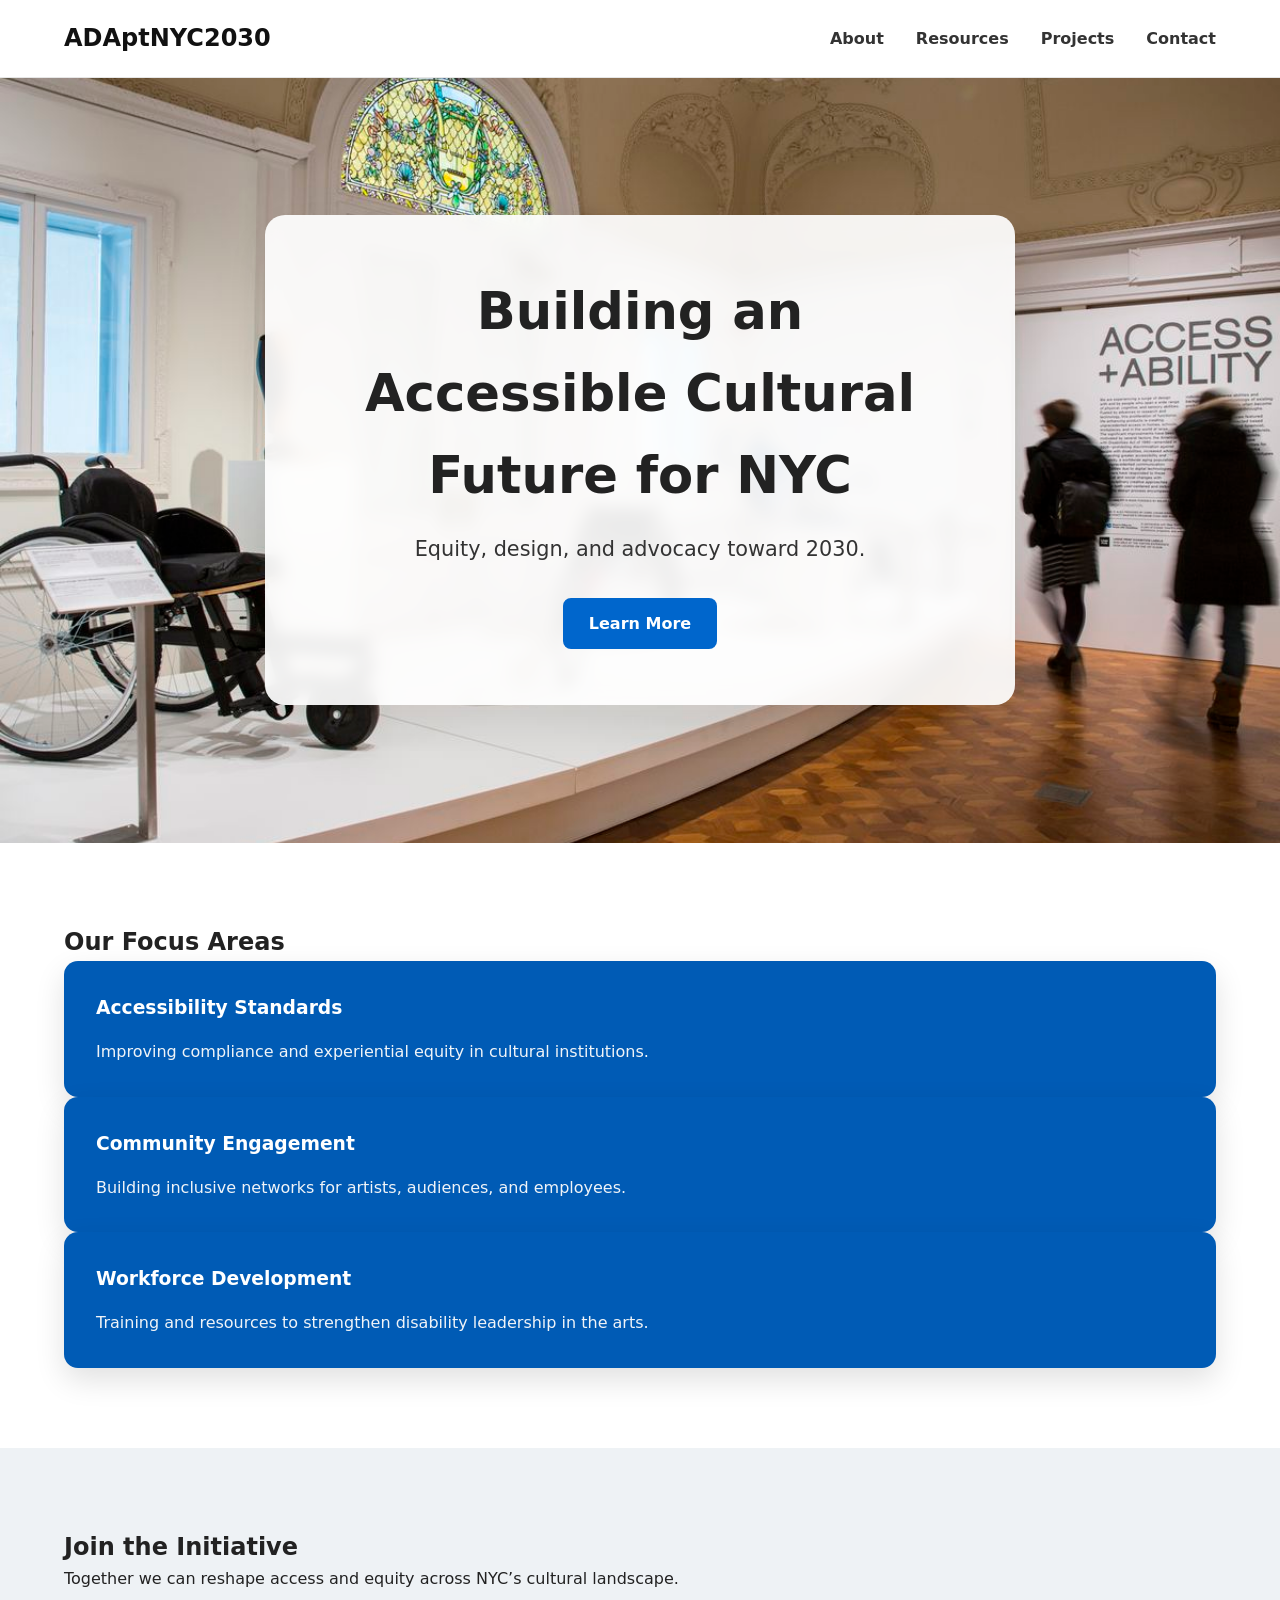
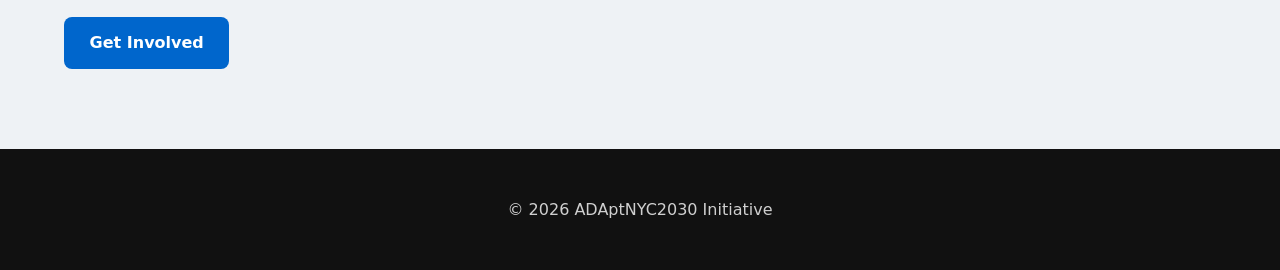
<file: index.html>
<!DOCTYPE html>
<html lang="en">
<head>
<meta charset="UTF-8">
<meta name="viewport" content="width=device-width, initial-scale=1.0">
<title>ADAptNYC2030</title>
<link rel="stylesheet" href="style.css">
</head>

<body>

<header class="site-header">
  <div class="container header-inner">
    <a href="index.html" class="logo">ADAptNYC2030</a>
    <nav>
      <ul class="nav-list">
        <li><a href="about.html">About</a></li>
        <li><a href="resources.html">Resources</a></li>
        <li><a href="projects.html">Projects</a></li>
        <li><a href="contact.html">Contact</a></li>
      </ul>
    </nav>
  </div>
</header>

<section class="hero">  
  <div class="container hero-card">  
    <h1>Building an Accessible Cultural Future for NYC</h1>  
    <p>Equity, design, and advocacy toward 2030.</p>  
    <a href="about.html" class="btn">Learn More</a>  
  </div>  
</section>

<section class="section section-light">
  <div class="container">
    <h2>Our Focus Areas</h2>
    <div class="cards">
      <div class="card">
        <h3>Accessibility Standards</h3>
        <p>Improving compliance and experiential equity in cultural institutions.</p>
      </div>
      <div class="card">
        <h3>Community Engagement</h3>
        <p>Building inclusive networks for artists, audiences, and employees.</p>
      </div>
      <div class="card">
        <h3>Workforce Development</h3>
        <p>Training and resources to strengthen disability leadership in the arts.</p>
      </div>
    </div>
  </div>
</section>

<section class="section section-muted">
  <div class="container">
    <h2>Join the Initiative</h2>
    <p>Together we can reshape access and equity across NYC’s cultural landscape.</p>
    <br>
    <a href="contact.html" class="btn">Get Involved</a>
  </div>
</section>

<footer class="footer">
  <div class="container">
    <p>&copy; 2026 ADAptNYC2030 Initiative</p>
  </div>
</footer>

</body>
</html>
</file>
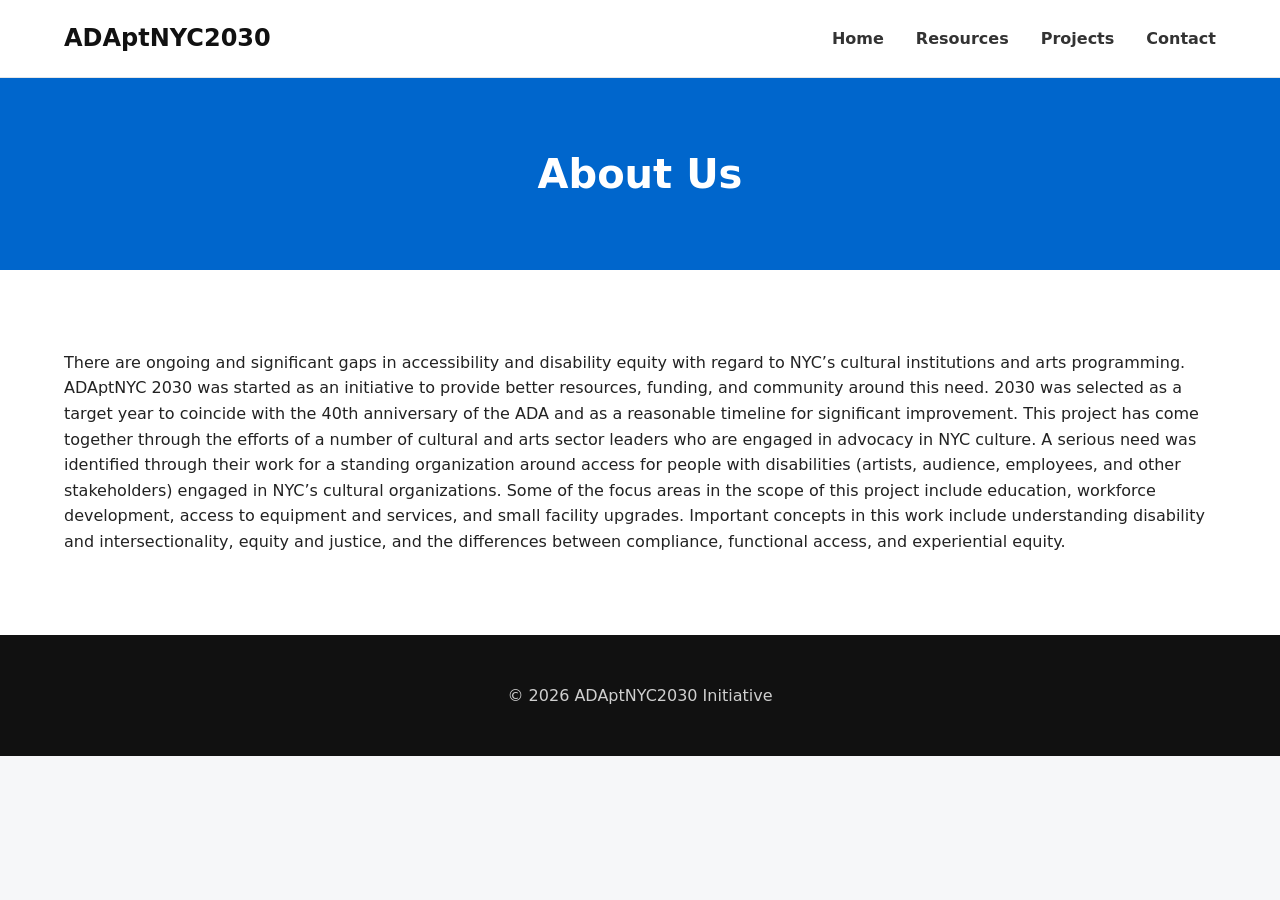
<file: about.html>
<!DOCTYPE html>
<html lang="en">
<head>
<meta charset="UTF-8">
<meta name="viewport" content="width=device-width, initial-scale=1.0">
<title>About | ADAptNYC2030</title>
<link rel="stylesheet" href="style.css">
</head>

<body>

<header class="site-header">
  <div class="container header-inner">
    <a href="index.html" class="logo">ADAptNYC2030</a>
    <nav>
      <ul class="nav-list">
        <li><a href="index.html">Home</a></li>
        <li><a href="resources.html">Resources</a></li>
        <li><a href="projects.html">Projects</a></li>
        <li><a href="contact.html">Contact</a></li>
      </ul>
    </nav>
  </div>
</header>

<section class="page-hero">
  <div class="container">
    <h1>About Us</h1>
  </div>
</section>

<section class="section section-light">
  <div class="container">
    <p>
      There are ongoing and significant gaps in accessibility and disability equity with regard to NYC’s cultural institutions and arts programming. ADAptNYC 2030 was started as an initiative to provide better resources, funding, and community around this need. 2030 was selected as a target year to coincide with the 40th anniversary of the ADA and as a reasonable timeline for significant improvement.

This project has come together through the efforts of a number of cultural and arts sector leaders who are engaged in advocacy in NYC culture. A serious need was identified through their work for a standing organization around access for people with disabilities (artists, audience, employees, and other stakeholders) engaged in NYC’s cultural organizations. Some of the focus areas in the scope of this project include education, workforce development, access to equipment and services, and small facility upgrades.

Important concepts in this work include understanding disability and intersectionality, equity and justice, and the differences between compliance, functional access, and experiential equity.
    </p>
  </div>
</section>

<footer class="footer">
  <div class="container">
    <p>&copy; 2026 ADAptNYC2030 Initiative</p>
  </div>
</footer>

</body>
</html>
</file>
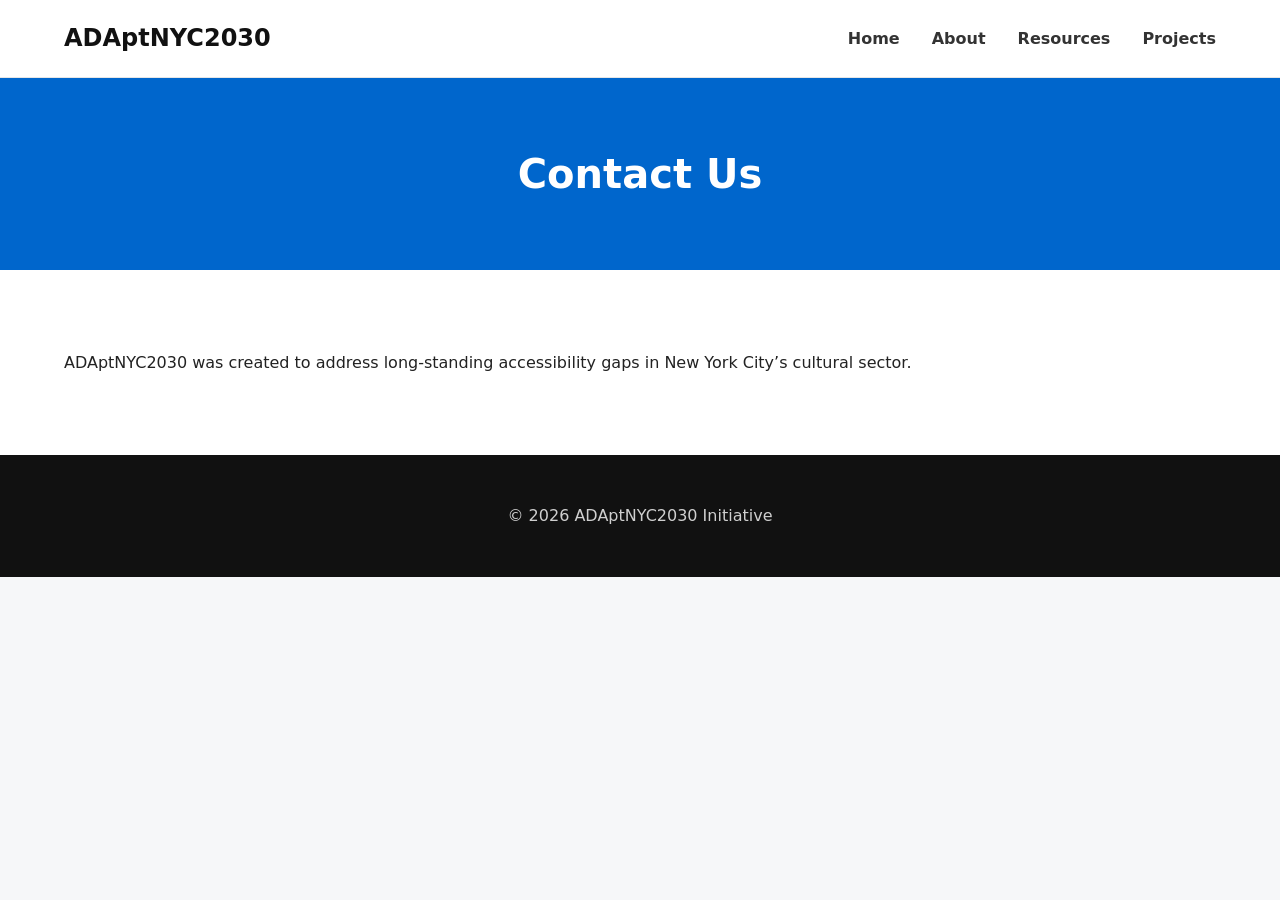
<file: contact.html>
<!DOCTYPE html>
<html lang="en">
<head>
<meta charset="UTF-8">
<meta name="viewport" content="width=device-width, initial-scale=1.0">
<title>About | ADAptNYC2030</title>
<link rel="stylesheet" href="style.css">
</head>

<body>

<header class="site-header">
  <div class="container header-inner">
    <a href="index.html" class="logo">ADAptNYC2030</a>
    <nav>
      <ul class="nav-list">
        <li><a href="index.html">Home</a></li>
        <li><a href="about.html">About</a></li>
        <li><a href="resources.html">Resources</a></li>
        <li><a href="projects.html">Projects</a></li>
      </ul>
    </nav>
  </div>
</header>

<section class="page-hero">
  <div class="container">
    <h1>Contact Us</h1>
  </div>
</section>

<section class="section section-light">
  <div class="container">
    <p>
      ADAptNYC2030 was created to address long-standing accessibility gaps 
      in New York City’s cultural sector.
    </p>
  </div>
</section>

<footer class="footer">
  <div class="container">
    <p>&copy; 2026 ADAptNYC2030 Initiative</p>
  </div>
</footer>

</body>
</html>
</file>
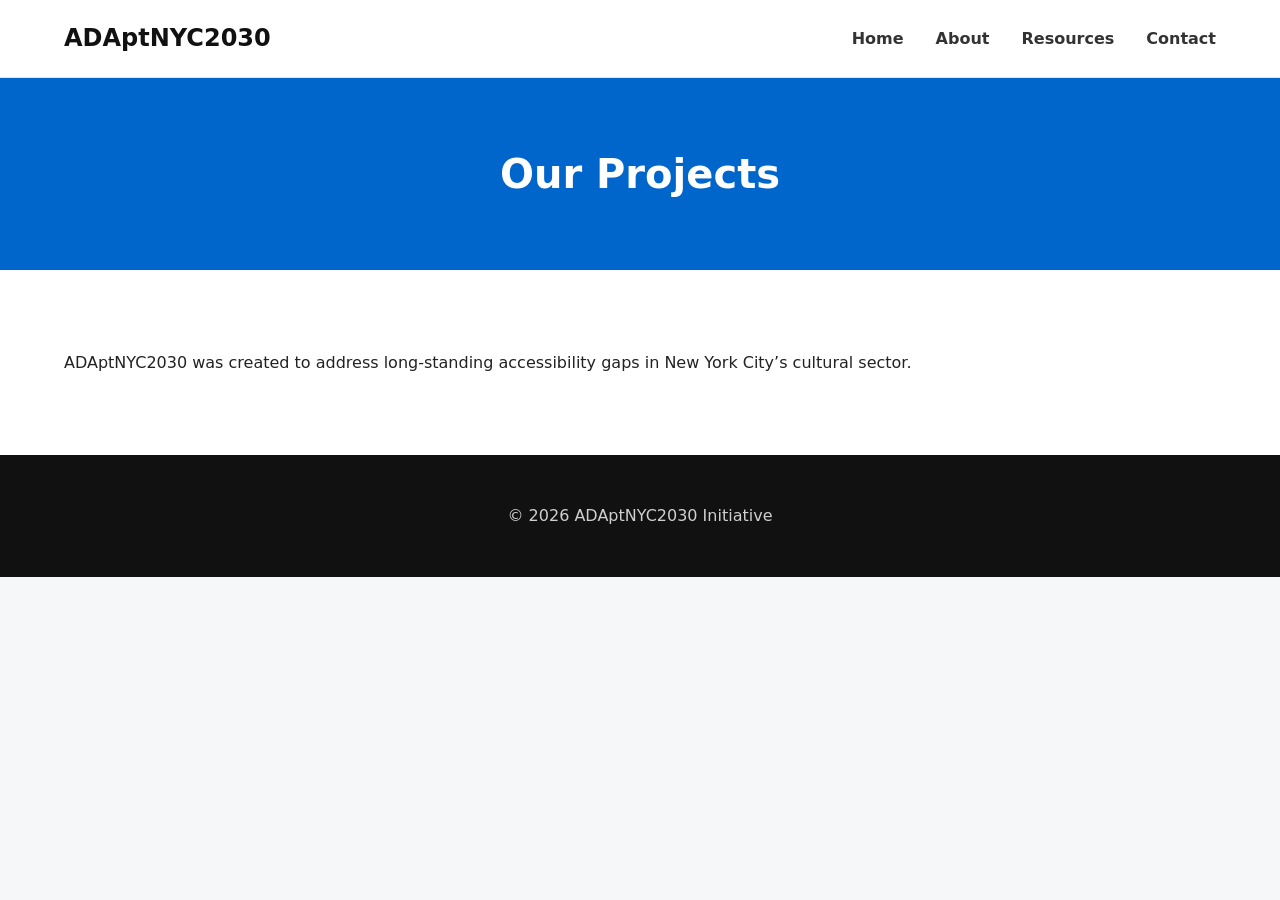
<file: projects.html>
<!DOCTYPE html>
<html lang="en">
<head>
<meta charset="UTF-8">
<meta name="viewport" content="width=device-width, initial-scale=1.0">
<title>About | ADAptNYC2030</title>
<link rel="stylesheet" href="style.css">
</head>

<body>

<header class="site-header">
  <div class="container header-inner">
    <a href="index.html" class="logo">ADAptNYC2030</a>
    <nav>
      <ul class="nav-list">
        <li><a href="index.html">Home</a></li>
        <li><a href="about.html">About</a></li>
        <li><a href="resources.html">Resources</a></li>
        <li><a href="contact.html">Contact</a></li>
      </ul>
    </nav>
  </div>
</header>

<section class="page-hero">
  <div class="container">
    <h1>Our Projects</h1>
  </div>
</section>

<section class="section section-light">
  <div class="container">
    <p>
      ADAptNYC2030 was created to address long-standing accessibility gaps 
      in New York City’s cultural sector.
    </p>
  </div>
</section>

<footer class="footer">
  <div class="container">
    <p>&copy; 2026 ADAptNYC2030 Initiative</p>
  </div>
</footer>

</body>
</html>
</file>
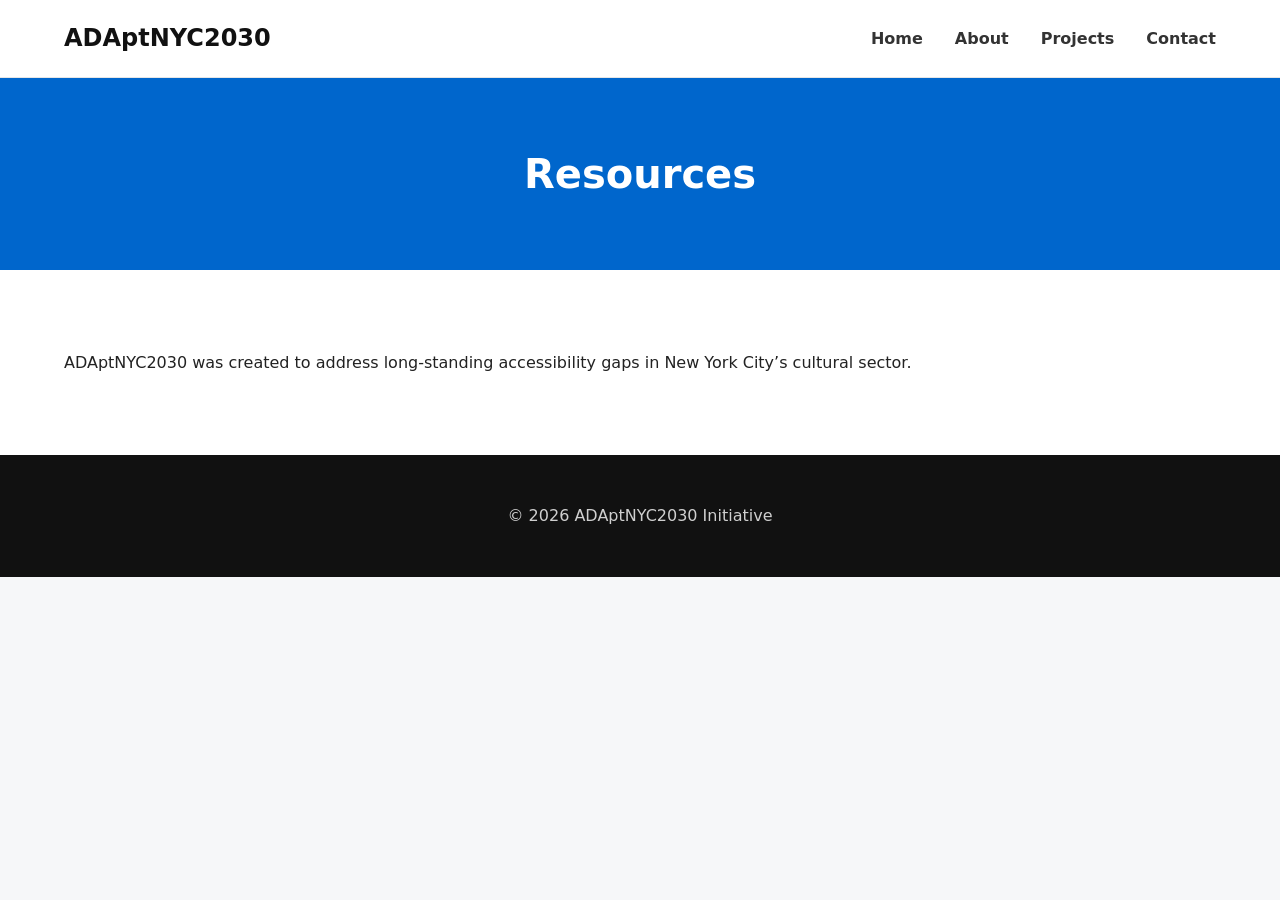
<file: resources.html>
<!DOCTYPE html>
<html lang="en">
<head>
<meta charset="UTF-8">
<meta name="viewport" content="width=device-width, initial-scale=1.0">
<title>About | ADAptNYC2030</title>
<link rel="stylesheet" href="style.css">
</head>

<body>

<header class="site-header">
  <div class="container header-inner">
    <a href="index.html" class="logo">ADAptNYC2030</a>
    <nav>
      <ul class="nav-list">
        <li><a href="index.html">Home</a></li>
        <li><a href="about.html">About</a></li>
        <li><a href="projects.html">Projects</a></li>
        <li><a href="contact.html">Contact</a></li>
      </ul>
    </nav>
  </div>
</header>

<section class="page-hero">
  <div class="container">
    <h1>Resources</h1>
  </div>
</section>

<section class="section section-light">
  <div class="container">
    <p>
      ADAptNYC2030 was created to address long-standing accessibility gaps 
      in New York City’s cultural sector.
    </p>
  </div>
</section>

<footer class="footer">
  <div class="container">
    <p>&copy; 2026 ADAptNYC2030 Initiative</p>
  </div>
</footer>

</body>
</html>
</file>
<file: style.css>
/* Reset */
* {
    box-sizing: border-box;
    margin: 0;
    padding: 0;
}

body {
    font-family: "Poppins", system-ui, sans-serif;
    line-height: 1.6;
    color: #222;
    background: #f6f7f9;
}

/* Layout */
.container {
    width: 90%;
    max-width: 1200px;
    margin: 0 auto;
}

.section {
    padding: 5rem 0;
}

.section-light {
    background: #ffffff;
}

.section-muted {
    background: #eef2f5;
}

/* Header */
.site-header {
    background: white;
    border-bottom: 1px solid #e6e6e6;
    position: sticky;
    top: 0;
    z-index: 1000;
}

.header-inner {
    display: flex;
    justify-content: space-between;
    align-items: center;
    padding: 1.2rem 0;
}

.logo {
    font-weight: 700;
    font-size: 1.5rem;
    text-decoration: none;
    color: #111;
}

.nav-list {
    list-style: none;
    display: flex;
    gap: 2rem;
}

.nav-list a {
    text-decoration: none;
    color: #333;
    font-weight: 600;
}

.nav-list a:hover {
    color: #0066cc;
}

/* Hero */
.hero {
    background-image: url("hero.jpg");
    background-size: cover;
    background-position: center;
    background-repeat: no-repeat;
    position: relative;
    min-height: 85vh;
    display: flex;
    align-items: center;
    justify-content: center;
    padding: 4rem 0;
}

.hero-card {
    background: rgba(255, 255, 255, 0.92);
    backdrop-filter: blur(8px);
    padding: 3.5rem;
    border-radius: 20px;
    max-width: 750px;
    text-align: center;
    box-shadow: 0 20px 40px rgba(0, 0, 0, 0.08);
    border-top: 6px solid var(--accent);
}

.hero-card h1 {
    font-size: 2.8rem;
    margin-bottom: 1.2rem;
    color: var(--primary);
}

.hero-card p {
    font-size: 1.2rem;
    margin-bottom: 2rem;
    color: #333;
}
.hero-overlay {
    display: flex;
    align-items: center;
    width: 100%;
    padding: 6rem 0;
}

.hero-content {
    background: white;
    padding: 3rem;
    border-radius: 16px;
    max-width: 700px;
    margin: 0 auto;
    color: #222;
}

.hero h1 {
    font-size: 3.2rem;
    margin-bottom: 1rem;
}

.hero p {
    font-size: 1.3rem;
    margin-bottom: 2rem;
}

/***** Buttons (Matching Page Hero Blue) *****/
.btn {
    display: inline-block;
    background: #0066cc; /* same blue as .page-hero */
    color: #FFFFFF; /* WHITE text */
    padding: .8rem 1.6rem;
    border-radius: 8px;
    font-weight: 600;
    text-decoration: none;
    transition: 0.2s ease;
}

.btn:hover {
    background: #0052a3; /* slightly darker shade for hover */
    color:#FFFFFF;
}

/* Cards */
.card {
    background: #005bb5; /* deeper blue for better contrast */
    color: #ffffff; /* white text for readability */
    padding: 2rem;
    border-radius: 14px;
    box-shadow: 0 12px 30px rgba(0, 0, 0, 0.12);
    flex: 1 1 300px;
    transition: transform 0.2s ease, box-shadow 0.2s ease;
}

.card h3 {
    margin-bottom: 1rem;
    color: #ffffff; /* ensure headings stay white */
}

.card p {
    color: #f0f4f8; /* slightly softened white for long text readability */
}

/* Page Headers */
.page-hero {
    background: #0066cc;
    color: white;
    text-align: center;
    padding: 4rem 0;
}

.page-hero h1 {
    font-size: 2.5rem;
}

/* Footer */
.footer {
    background: #111;
    color: white;
    padding: 3rem 0;
    text-align: center;
}

.footer p {
    opacity: 0.8;
}

/* Responsive */
@media (max-width: 768px) {
    .nav-list {
        gap: 1rem;
        font-size: 0.9rem;
    }

    .hero h1 {
        font-size: 2.2rem;
    }

    .cards {
        flex-direction: column;
    }
}
</file>
